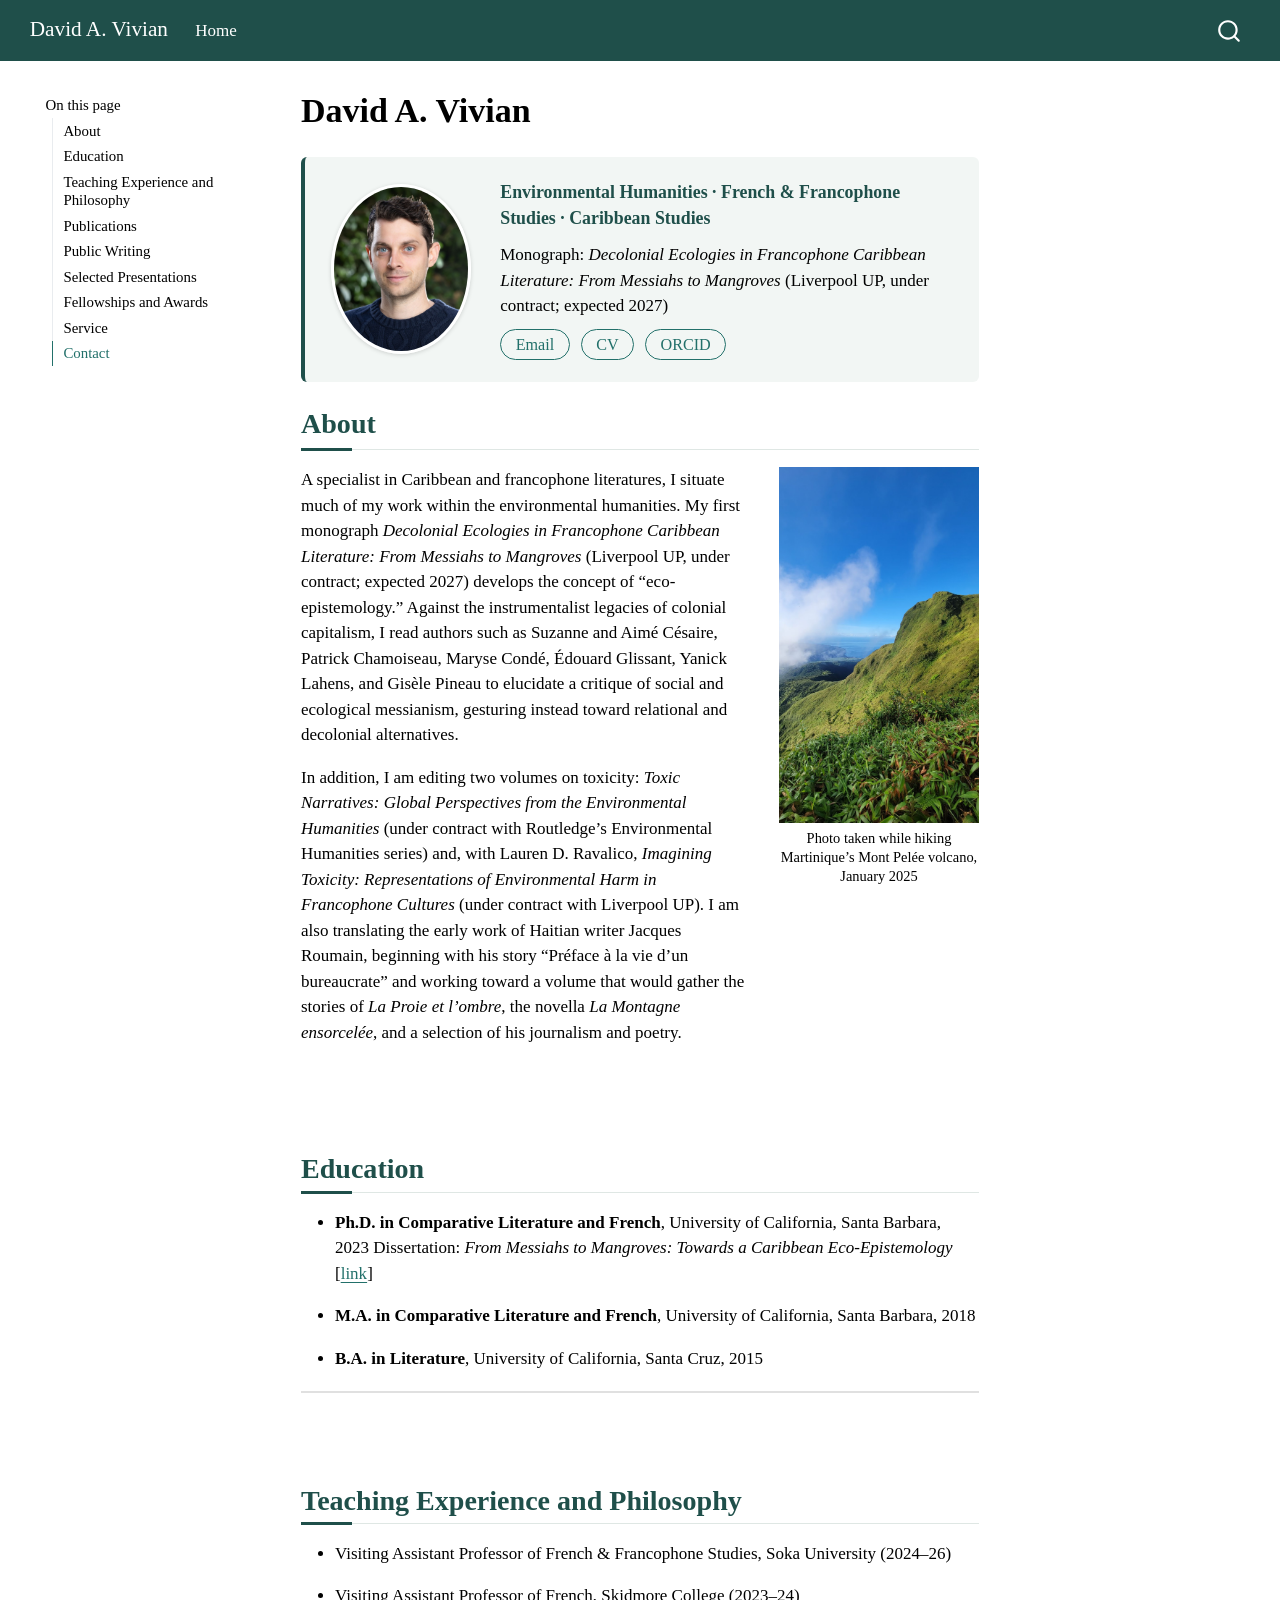
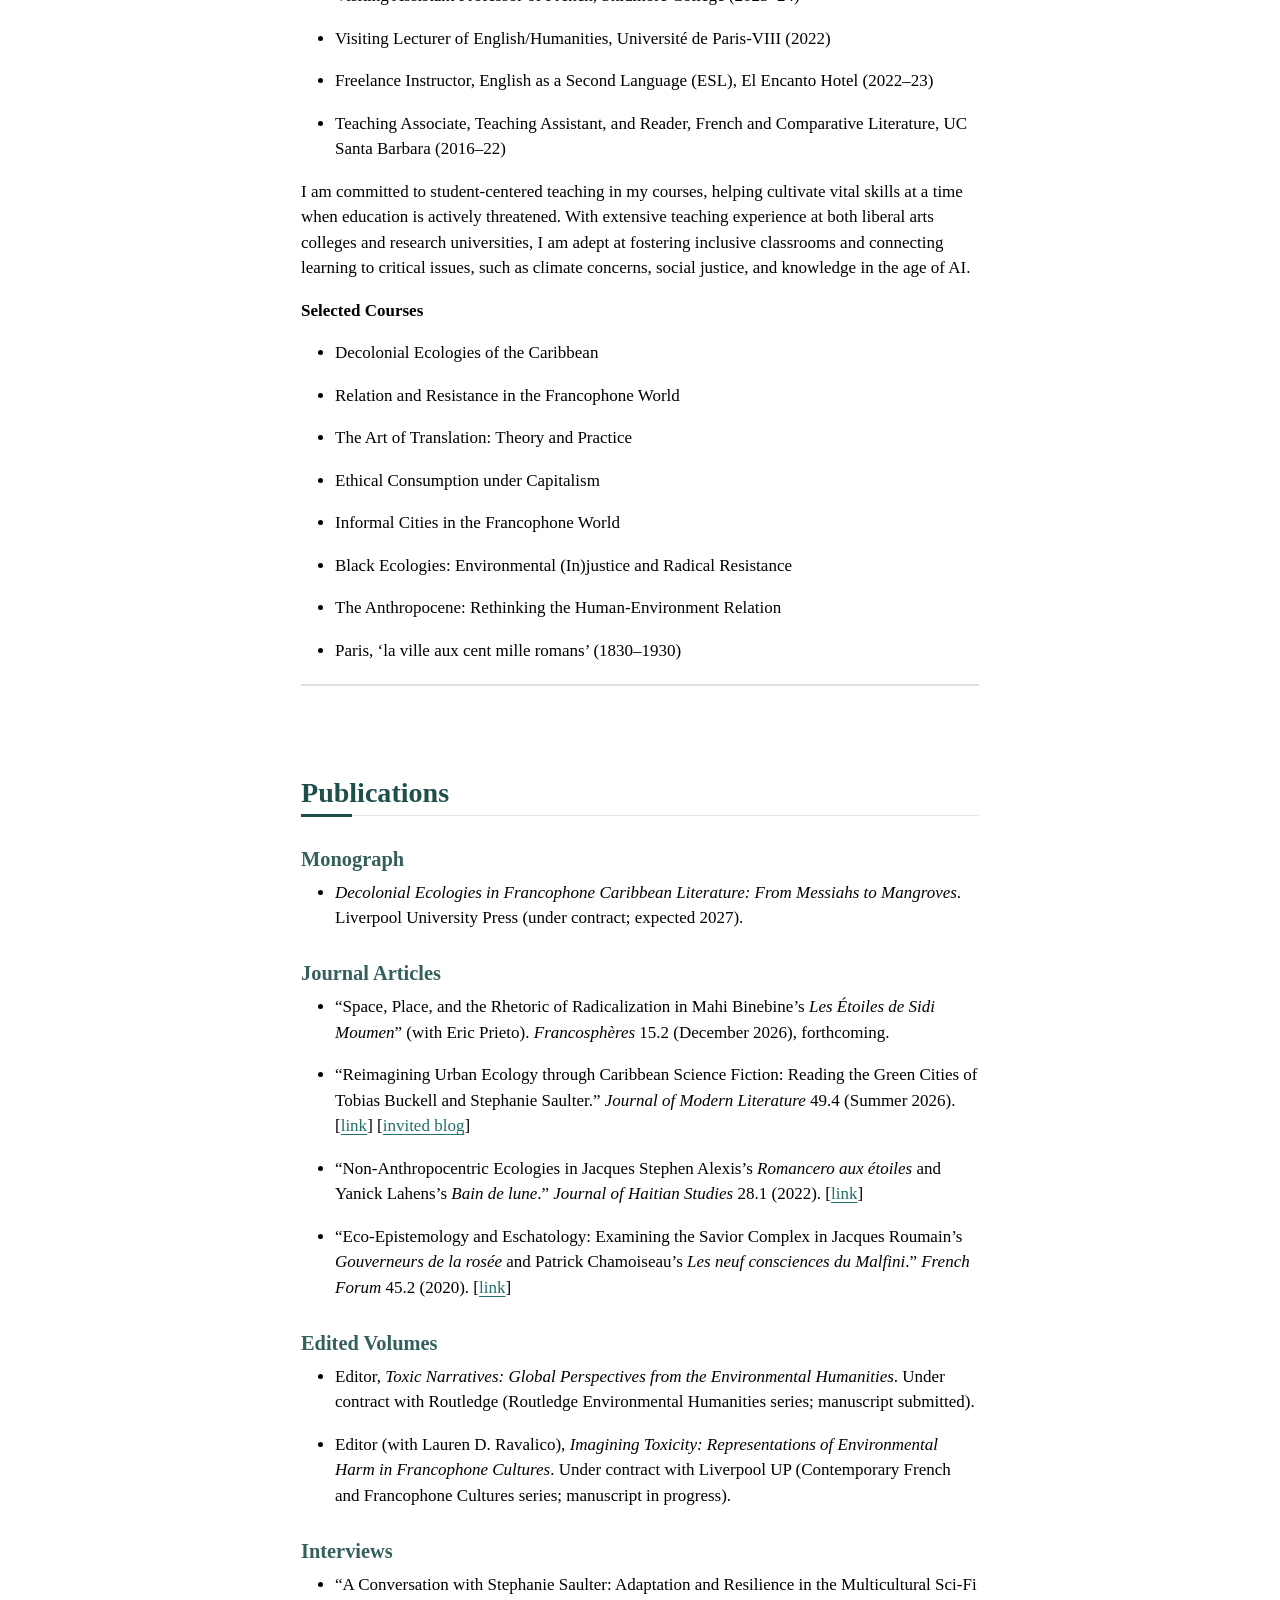
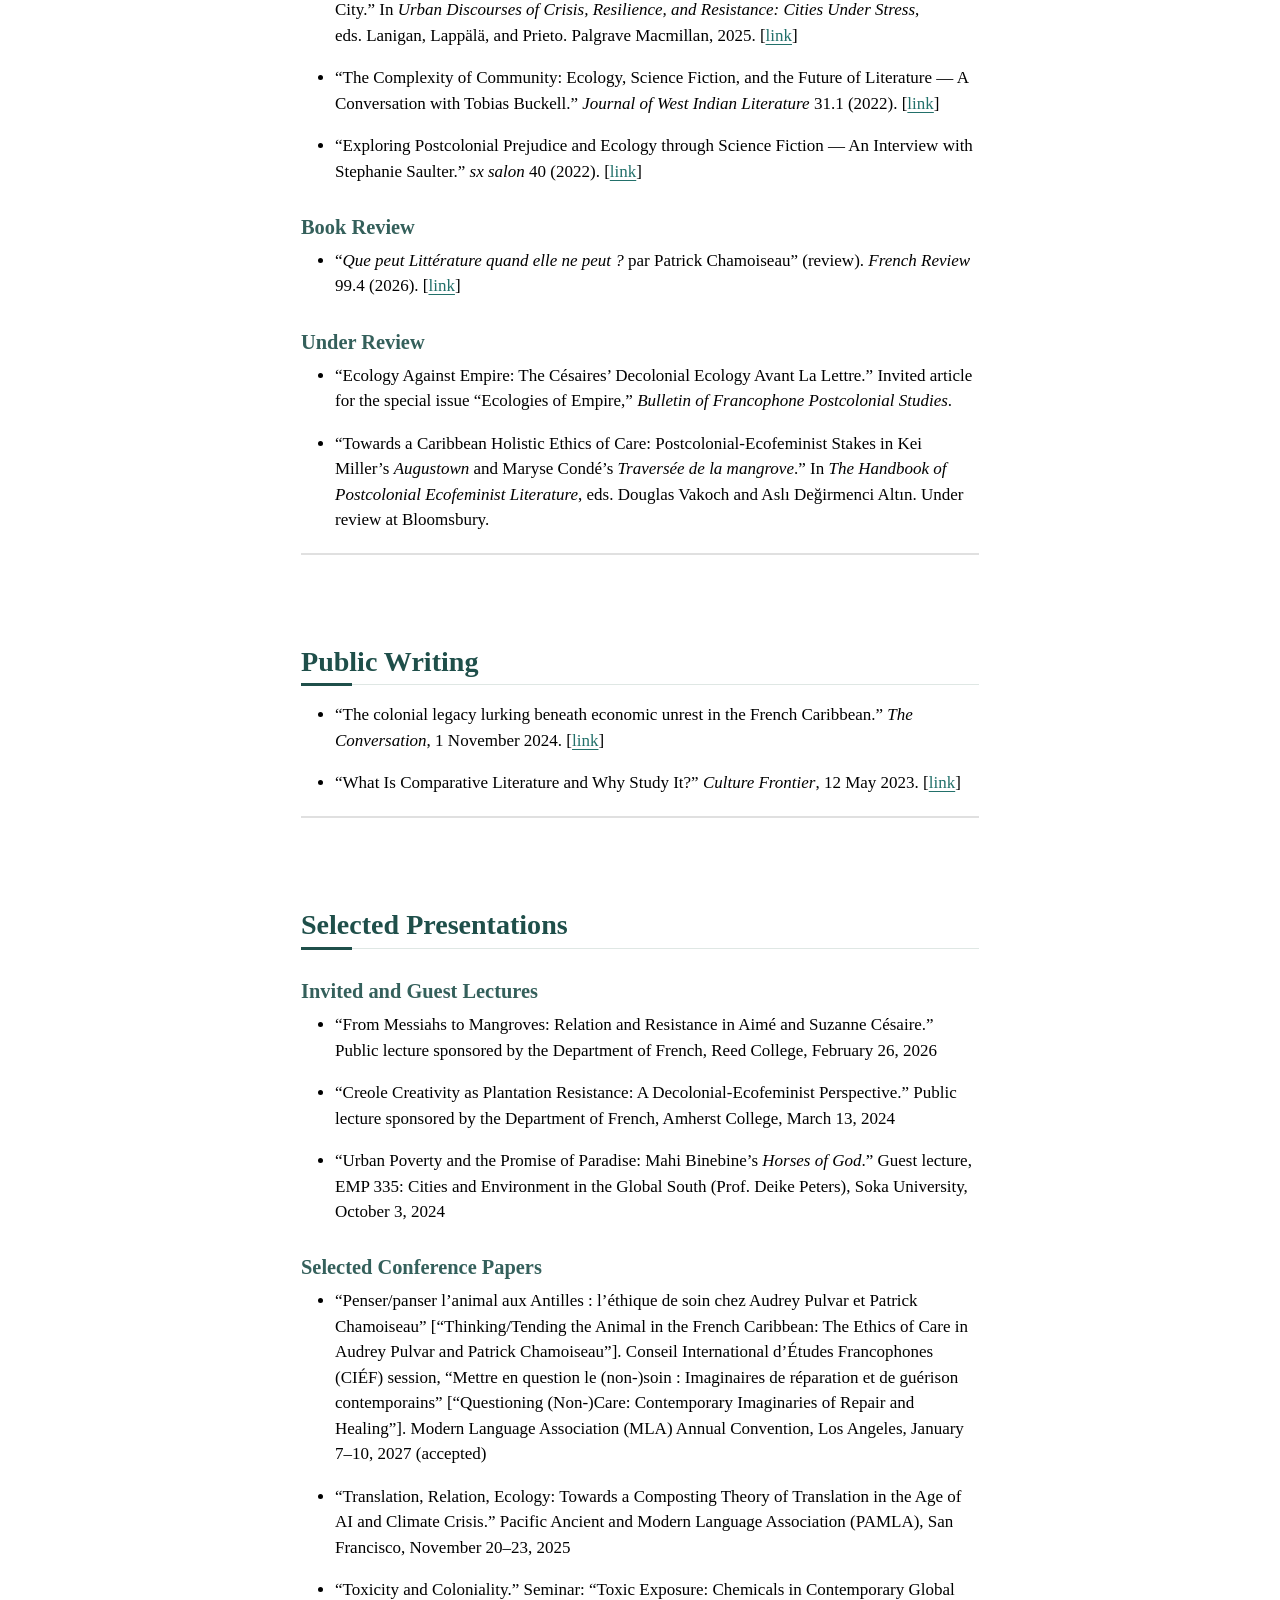
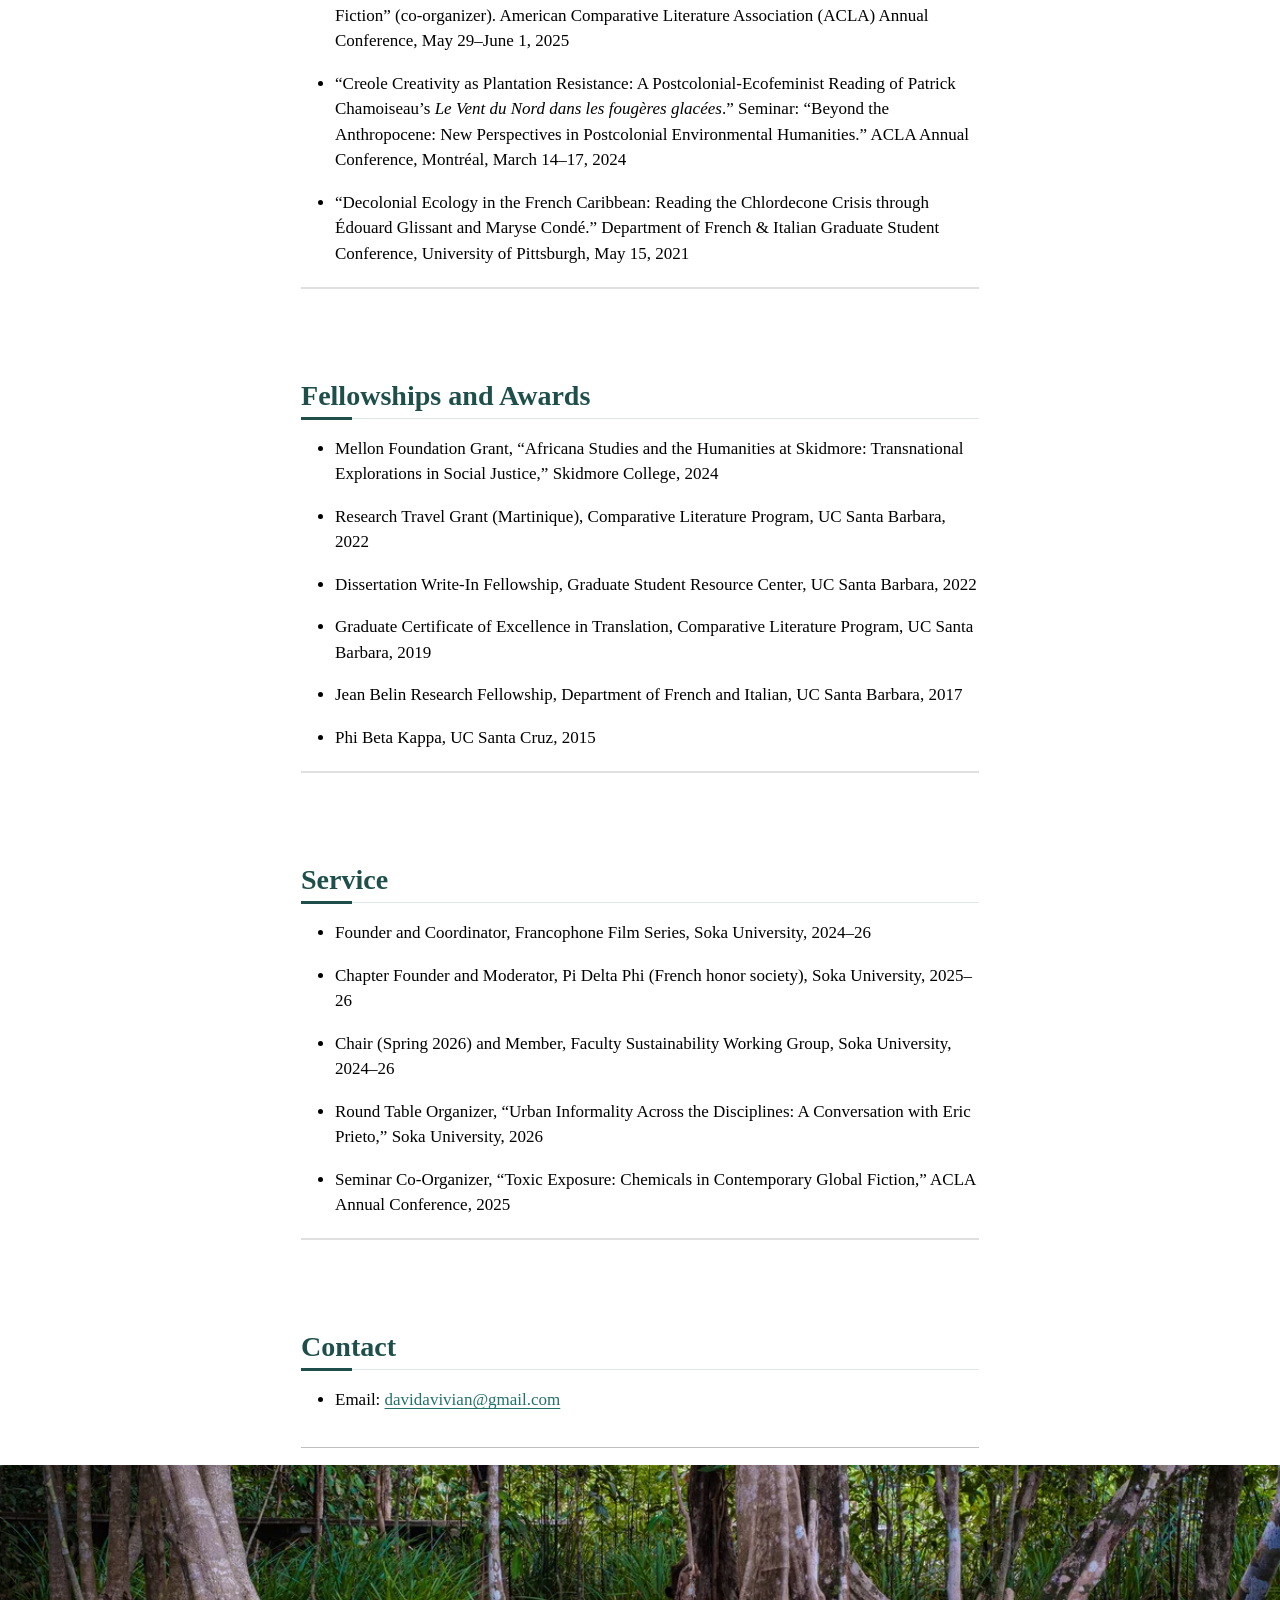
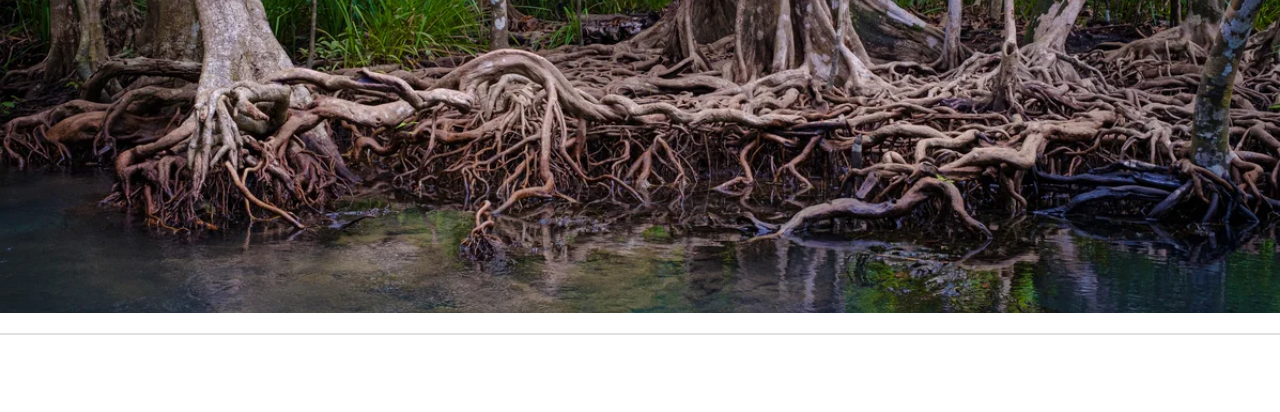
<file: index.html>
<!DOCTYPE html>
<html xmlns="http://www.w3.org/1999/xhtml" lang="en" xml:lang="en"><head>

<meta charset="utf-8">
<meta name="generator" content="quarto-1.11.9">

<meta name="viewport" content="width=device-width, initial-scale=1.0, user-scalable=yes">


<title>David A. Vivian</title>
<style>
/* Default styles provided by pandoc.
** See https://pandoc.org/MANUAL.html#variables-for-html for config info.
*/
span.smallcaps{font-variant: small-caps;}
div.columns{display: flex; gap: 1.5em;}
div.column{flex: auto;}
@media screen {
div.columns{gap: min(4vw, 1.5em);}
div.column{overflow-x: auto;}
}
div.hanging-indent{margin-left: 1.5em; text-indent: -1.5em;}
ul.task-list{list-style: none;}
ul.task-list li input[type="checkbox"] {
  width: 0.8em;
  margin: 0 0.8em 0.2em -1em; /* quarto-specific, see https://github.com/quarto-dev/quarto-cli/issues/4556 */ 
  vertical-align: middle;
}
</style>


<script src="site_libs/quarto-nav/quarto-nav.js"></script>
<script src="site_libs/quarto-nav/headroom.min.js"></script>
<script src="site_libs/clipboard/clipboard.min.js"></script>
<script src="site_libs/quarto-search/autocomplete.umd.js"></script>
<script src="site_libs/quarto-search/fuse.min.js"></script>
<script src="site_libs/quarto-search/quarto-search.js"></script>
<meta name="quarto:offset" content="./">
<script src="site_libs/quarto-html/quarto.js" type="module"></script>
<script src="site_libs/quarto-html/tabsets/tabsets.js" type="module"></script>
<script src="site_libs/quarto-html/scrollable-regions/scrollable-regions.js" type="module"></script>
<script src="site_libs/quarto-html/popper.min.js"></script>
<script src="site_libs/quarto-html/tippy.umd.min.js"></script>
<script src="site_libs/quarto-html/anchor.min.js"></script>
<link href="site_libs/quarto-html/tippy.css" rel="stylesheet">
<link href="site_libs/quarto-html/quarto-syntax-highlighting-63b5708e65d6cd79cd7618c58d0c21e7.css" rel="stylesheet" id="quarto-text-highlighting-styles">
<script src="site_libs/bootstrap/bootstrap.min.js"></script>
<link href="site_libs/bootstrap/bootstrap-icons.css" rel="stylesheet">
<link href="site_libs/bootstrap/bootstrap-c2e37409ef9c8390b15f0a7e49d99408.min.css" rel="stylesheet" append-hash="true" id="quarto-bootstrap" data-mode="light">
<script id="quarto-search-options" type="application/json">{
  "location": "navbar",
  "copy-button": false,
  "collapse-after": 3,
  "panel-placement": "end",
  "type": "overlay",
  "limit": 50,
  "keyboard-shortcut": [
    "f",
    "/",
    "s"
  ],
  "show-item-context": false,
  "language": {
    "search-no-results-text": "No results",
    "search-matching-documents-text": "matching documents",
    "search-copy-link-title": "Copy link to search",
    "search-hide-matches-text": "Hide additional matches",
    "search-more-match-text": "more match in this document",
    "search-more-matches-text": "more matches in this document",
    "search-clear-button-title": "Clear",
    "search-text-placeholder": "",
    "search-detached-cancel-button-title": "Cancel",
    "search-submit-button-title": "Submit",
    "search-label": "Search"
  }
}</script>


</head>

<body class="floating nav-fixed quarto-light"><a id="quarto-skip-link" class="visually-hidden-focusable" href="#quarto-document-content">Skip to main content</a>

<div id="quarto-search-results"></div>
  <header id="quarto-header" class="headroom fixed-top">
    <nav class="navbar navbar-expand-lg " data-bs-theme="dark" aria-label="Site">
      <div class="navbar-container container-fluid">
      <div class="navbar-brand-container mx-auto">
    <a class="navbar-brand" href="./index.html">
    <span class="navbar-title">David A. Vivian</span>
    </a>
  </div>
          <button class="navbar-toggler" type="button" data-bs-toggle="collapse" data-bs-target="#navbarCollapse" aria-controls="navbarCollapse" aria-expanded="false" aria-label="Toggle navigation" onclick="if (window.quartoToggleHeadroom) { window.quartoToggleHeadroom(); }">
  <span class="navbar-toggler-icon"></span>
</button>
          <div class="collapse navbar-collapse" id="navbarCollapse">
            <ul class="navbar-nav navbar-nav-scroll me-auto">
  <li class="nav-item">
    <a class="nav-link active" href="./index.html" aria-current="page"> 
<span class="menu-text">Home</span></a>
  </li>  
</ul>
          </div> <!-- /navcollapse -->
            <div class="quarto-navbar-tools">
</div>
            <div id="quarto-search" class="" title="Search"></div>
      </div> <!-- /container-fluid -->
    </nav>
</header>
<!-- content -->
<div id="quarto-content" class="quarto-container page-columns page-rows-contents page-layout-article page-navbar">
<!-- sidebar -->
  <nav id="quarto-sidebar" class="sidebar collapse collapse-horizontal quarto-sidebar-collapse-item sidebar-navigation floating overflow-auto" aria-label="Section">
    <nav id="TOC" role="doc-toc" aria-labelledby="toc-title" class="toc-active">
    <h2 id="toc-title">On this page</h2>
   
  <ul>
  <li><a href="#about" id="toc-about" class="nav-link active" data-scroll-target="#about">About</a></li>
  <li><a href="#education" id="toc-education" class="nav-link" data-scroll-target="#education">Education</a></li>
  <li><a href="#teaching-experience-and-philosophy" id="toc-teaching-experience-and-philosophy" class="nav-link" data-scroll-target="#teaching-experience-and-philosophy">Teaching Experience and Philosophy</a></li>
  <li><a href="#publications" id="toc-publications" class="nav-link" data-scroll-target="#publications">Publications</a>
  <ul class="collapse">
  <li><a href="#monograph" id="toc-monograph" class="nav-link" data-scroll-target="#monograph">Monograph</a></li>
  <li><a href="#journal-articles" id="toc-journal-articles" class="nav-link" data-scroll-target="#journal-articles">Journal Articles</a></li>
  <li><a href="#edited-volumes" id="toc-edited-volumes" class="nav-link" data-scroll-target="#edited-volumes">Edited Volumes</a></li>
  <li><a href="#interviews" id="toc-interviews" class="nav-link" data-scroll-target="#interviews">Interviews</a></li>
  <li><a href="#book-review" id="toc-book-review" class="nav-link" data-scroll-target="#book-review">Book Review</a></li>
  <li><a href="#under-review" id="toc-under-review" class="nav-link" data-scroll-target="#under-review">Under Review</a></li>
  </ul></li>
  <li><a href="#public-writing" id="toc-public-writing" class="nav-link" data-scroll-target="#public-writing">Public Writing</a></li>
  <li><a href="#selected-presentations" id="toc-selected-presentations" class="nav-link" data-scroll-target="#selected-presentations">Selected Presentations</a>
  <ul class="collapse">
  <li><a href="#invited-and-guest-lectures" id="toc-invited-and-guest-lectures" class="nav-link" data-scroll-target="#invited-and-guest-lectures">Invited and Guest Lectures</a></li>
  <li><a href="#selected-conference-papers" id="toc-selected-conference-papers" class="nav-link" data-scroll-target="#selected-conference-papers">Selected Conference Papers</a></li>
  </ul></li>
  <li><a href="#fellowships-and-awards" id="toc-fellowships-and-awards" class="nav-link" data-scroll-target="#fellowships-and-awards">Fellowships and Awards</a></li>
  <li><a href="#service" id="toc-service" class="nav-link" data-scroll-target="#service">Service</a></li>
  <li><a href="#contact" id="toc-contact" class="nav-link" data-scroll-target="#contact">Contact</a></li>
  </ul>
</nav>
</nav>
<div id="quarto-sidebar-glass" class="quarto-sidebar-collapse-item" data-bs-toggle="collapse" data-bs-target=".quarto-sidebar-collapse-item"></div>
<!-- margin-sidebar -->
    <div id="quarto-margin-sidebar" class="sidebar margin-sidebar zindex-bottom">
    </div>
<!-- main -->
<main class="content page-columns page-full" id="quarto-document-content" tabindex="-1">

<header id="title-block-header" class="quarto-title-block default">
<div class="quarto-title">
<h1 class="title">David A. Vivian</h1>
</div>



<div class="quarto-title-meta">

    
  
    
  </div>
  


</header>


<div class="hero">
<p><img src="data/imgs/headshot.png" class="headshot" alt="Portrait of David A. Vivian" width="140" height="170"></p>
<div class="hero-text">
<p><span class="hero-fields">Environmental Humanities · French &amp; Francophone Studies · Caribbean Studies</span></p>
<p><span class="hero-tagline">Monograph: <em>Decolonial Ecologies in Francophone Caribbean Literature: From Messiahs to Mangroves</em> (Liverpool UP, under contract; expected 2027)</span></p>
<p><a href="mailto:davidavivian@gmail.com" class="hero-link">Email</a> <a href="Vivian_CV.pdf?v=2026-11-09b" class="hero-link">CV</a> <a href="https://orcid.org/0009-0005-4482-3273" class="hero-link">ORCID</a></p>
</div>
</div>
<section id="about" class="level2">
<h2 class="anchored" data-anchor-id="about">About</h2>
<div class="about-row">
<div class="about-text">
<p>A specialist in Caribbean and francophone literatures, I situate much of my work within the environmental humanities. My first monograph <em>Decolonial Ecologies in Francophone Caribbean Literature: From Messiahs to Mangroves</em> (Liverpool UP, under contract; expected 2027) develops the concept of “eco-epistemology.” Against the instrumentalist legacies of colonial capitalism, I read authors such as Suzanne and Aimé Césaire, Patrick Chamoiseau, Maryse Condé, Édouard Glissant, Yanick Lahens, and Gisèle Pineau to elucidate a critique of social and ecological messianism, gesturing instead toward relational and decolonial alternatives.</p>
<p>In addition, I am editing two volumes on toxicity: <em>Toxic Narratives: Global Perspectives from the Environmental Humanities</em> (under contract with Routledge’s Environmental Humanities series) and, with Lauren D. Ravalico, <em>Imagining Toxicity: Representations of Environmental Harm in Francophone Cultures</em> (under contract with Liverpool UP). I am also translating the early work of Haitian writer Jacques Roumain, beginning with his story “Préface à la vie d’un bureaucrate” and working toward a volume that would gather the stories of <em>La Proie et l’ombre</em>, the novella <em>La Montagne ensorcelée</em>, and a selection of his journalism and poetry.</p>
</div>
<div class="about-photo">
<p><img src="data/imgs/martinique-volcano.png" class="about-img img-fluid" alt="Green slopes of Mont Pelée, Martinique, under a blue sky"> <span class="about-caption">Photo taken while hiking Martinique’s Mont Pelée volcano, January 2025</span></p>
</div>
</div>
</section>
<section id="education" class="level2 section-title">
<h2 class="section-title anchored" data-anchor-id="education">Education</h2>
<ul>
<li><p><strong>Ph.D.&nbsp;in Comparative Literature and French</strong>, University of California, Santa Barbara, 2023 Dissertation: <em>From Messiahs to Mangroves: Towards a Caribbean Eco-Epistemology</em> [<a href="https://www.proquest.com/openview/e0214c5582408015f9e7a6c24c6fdab8/1?pq-origsite=gscholar&amp;cbl=18750&amp;diss=y">link</a>]</p></li>
<li><p><strong>M.A.&nbsp;in Comparative Literature and French</strong>, University of California, Santa Barbara, 2018</p></li>
<li><p><strong>B.A. in Literature</strong>, University of California, Santa Cruz, 2015</p></li>
</ul>
</section>
<section id="teaching-experience-and-philosophy" class="level2 section-title">
<h2 class="section-title anchored" data-anchor-id="teaching-experience-and-philosophy">Teaching Experience and Philosophy</h2>
<div class="columns">
<ul>
<li><p>Visiting Assistant Professor of French &amp; Francophone Studies, Soka University (2024–26)</p></li>
<li><p>Visiting Assistant Professor of French, Skidmore College (2023–24)</p></li>
<li><p>Visiting Lecturer of English/Humanities, Université de Paris-VIII (2022)</p></li>
<li><p>Freelance Instructor, English as a Second Language (ESL), El Encanto Hotel (2022–23)</p></li>
<li><p>Teaching Associate, Teaching Assistant, and Reader, French and Comparative Literature, UC Santa Barbara (2016–22)</p></li>
</ul><p>I am committed to student-centered teaching in my courses, helping cultivate vital skills at a time when education is actively threatened. With extensive teaching experience at both liberal arts colleges and research universities, I am adept at fostering inclusive classrooms and connecting learning to critical issues, such as climate concerns, social justice, and knowledge in the age of AI.</p><p><strong>Selected Courses</strong></p><ul>
<li><p>Decolonial Ecologies of the Caribbean</p></li>
<li><p>Relation and Resistance in the Francophone World</p></li>
<li><p>The Art of Translation: Theory and Practice</p></li>
<li><p>Ethical Consumption under Capitalism</p></li>
<li><p>Informal Cities in the Francophone World</p></li>
<li><p>Black Ecologies: Environmental (In)justice and Radical Resistance</p></li>
<li><p>The Anthropocene: Rethinking the Human-Environment Relation</p></li>
<li><p>Paris, ‘la ville aux cent mille romans’ (1830–1930)</p></li>
</ul>
</div>
</section>
<section id="publications" class="level2 section-title">
<h2 class="section-title anchored" data-anchor-id="publications">Publications</h2>
<section id="monograph" class="level3">
<h3 class="anchored" data-anchor-id="monograph">Monograph</h3>
<ul>
<li><em>Decolonial Ecologies in Francophone Caribbean Literature: From Messiahs to Mangroves</em>. Liverpool University Press (under contract; expected 2027).</li>
</ul>
</section>
<section id="journal-articles" class="level3">
<h3 class="anchored" data-anchor-id="journal-articles">Journal Articles</h3>
<ul>
<li><p>“Space, Place, and the Rhetoric of Radicalization in Mahi Binebine’s <em>Les Étoiles de Sidi Moumen</em>” (with Eric Prieto). <em>Francosphères</em> 15.2 (December 2026), forthcoming.</p></li>
<li><p>“Reimagining Urban Ecology through Caribbean Science Fiction: Reading the Green Cities of Tobias Buckell and Stephanie Saulter.” <em>Journal of Modern Literature</em> 49.4 (Summer 2026). [<a href="https://muse.jhu.edu/pub/3/article/1002578">link</a>] [<a href="https://iupress.org/connect/blog/floating-cities-and-amphibious-engineers-a-closer-look-at-jml-49-4/">invited blog</a>]</p></li>
<li><p>“Non-Anthropocentric Ecologies in Jacques Stephen Alexis’s <em>Romancero aux étoiles</em> and Yanick Lahens’s <em>Bain de lune</em>.” <em>Journal of Haitian Studies</em> 28.1 (2022). [<a href="https://muse.jhu.edu/article/885000/summary">link</a>]</p></li>
<li><p>“Eco-Epistemology and Eschatology: Examining the Savior Complex in Jacques Roumain’s <em>Gouverneurs de la rosée</em> and Patrick Chamoiseau’s <em>Les neuf consciences du Malfini</em>.” <em>French Forum</em> 45.2 (2020). [<a href="https://muse.jhu.edu/article/781781/summary">link</a>]</p></li>
</ul>
</section>
<section id="edited-volumes" class="level3">
<h3 class="anchored" data-anchor-id="edited-volumes">Edited Volumes</h3>
<ul>
<li><p>Editor, <em>Toxic Narratives: Global Perspectives from the Environmental Humanities</em>. Under contract with Routledge (Routledge Environmental Humanities series; manuscript submitted).</p></li>
<li><p>Editor (with Lauren D. Ravalico), <em>Imagining Toxicity: Representations of Environmental Harm in Francophone Cultures</em>. Under contract with Liverpool UP (Contemporary French and Francophone Cultures series; manuscript in progress).</p></li>
</ul>
</section>
<section id="interviews" class="level3">
<h3 class="anchored" data-anchor-id="interviews">Interviews</h3>
<ul>
<li><p>“A Conversation with Stephanie Saulter: Adaptation and Resilience in the Multicultural Sci-Fi City.” In <em>Urban Discourses of Crisis, Resilience, and Resistance: Cities Under Stress</em>, eds.&nbsp;Lanigan, Lappälä, and Prieto. Palgrave Macmillan, 2025. [<a href="https://link.springer.com/chapter/10.1007/978-3-031-86897-9_4">link</a>]</p></li>
<li><p>“The Complexity of Community: Ecology, Science Fiction, and the Future of Literature — A Conversation with Tobias Buckell.” <em>Journal of West Indian Literature</em> 31.1 (2022). [<a href="https://www.proquest.com/openview/c1012f2d699d34912c9426d8b0d1e49d/1?pq-origsite=gscholar&amp;cbl=43885">link</a>]</p></li>
<li><p>“Exploring Postcolonial Prejudice and Ecology through Science Fiction — An Interview with Stephanie Saulter.” <em>sx salon</em> 40 (2022). [<a href="https://smallaxe.net/sxsalon/discussions/exploring-postcolonial-prejudice-and-ecology-through-science-fiction">link</a>]</p></li>
</ul>
</section>
<section id="book-review" class="level3">
<h3 class="anchored" data-anchor-id="book-review">Book Review</h3>
<ul>
<li>“<em>Que peut Littérature quand elle ne peut&nbsp;?</em> par Patrick Chamoiseau” (review). <em>French Review</em> 99.4 (2026). [<a href="https://muse.jhu.edu/pub/1/article/990133/pdf">link</a>]</li>
</ul>
</section>
<section id="under-review" class="level3">
<h3 class="anchored" data-anchor-id="under-review">Under Review</h3>
<ul>
<li><p>“Ecology Against Empire: The Césaires’ Decolonial Ecology Avant La Lettre.” Invited article for the special issue “Ecologies of Empire,” <em>Bulletin of Francophone Postcolonial Studies</em>.</p></li>
<li><p>“Towards a Caribbean Holistic Ethics of Care: Postcolonial-Ecofeminist Stakes in Kei Miller’s <em>Augustown</em> and Maryse Condé’s <em>Traversée de la mangrove</em>.” In <em>The Handbook of Postcolonial Ecofeminist Literature</em>, eds.&nbsp;Douglas Vakoch and Aslı Değirmenci Altın. Under review at Bloomsbury.</p></li>
</ul>
</section>
</section>
<section id="public-writing" class="level2 section-title">
<h2 class="section-title anchored" data-anchor-id="public-writing">Public Writing</h2>
<ul>
<li><p>“The colonial legacy lurking beneath economic unrest in the French Caribbean.” <em>The Conversation</em>, 1 November 2024. [<a href="https://theconversation.com/the-colonial-legacy-lurking-beneath-economic-unrest-in-the-french-caribbean-242460">link</a>]</p></li>
<li><p>“What Is Comparative Literature and Why Study It?” <em>Culture Frontier</em>, 12 May 2023. [<a href="https://www.culturefrontier.com/comparative-literature/">link</a>]</p></li>
</ul>
</section>
<section id="selected-presentations" class="level2 section-title">
<h2 class="section-title anchored" data-anchor-id="selected-presentations">Selected Presentations</h2>
<section id="invited-and-guest-lectures" class="level3">
<h3 class="anchored" data-anchor-id="invited-and-guest-lectures">Invited and Guest Lectures</h3>
<ul>
<li><p>“From Messiahs to Mangroves: Relation and Resistance in Aimé and Suzanne Césaire.” Public lecture sponsored by the Department of French, Reed College, February 26, 2026</p></li>
<li><p>“Creole Creativity as Plantation Resistance: A Decolonial-Ecofeminist Perspective.” Public lecture sponsored by the Department of French, Amherst College, March 13, 2024</p></li>
<li><p>“Urban Poverty and the Promise of Paradise: Mahi Binebine’s <em>Horses of God</em>.” Guest lecture, EMP 335: Cities and Environment in the Global South (Prof.&nbsp;Deike Peters), Soka University, October 3, 2024</p></li>
</ul>
</section>
<section id="selected-conference-papers" class="level3">
<h3 class="anchored" data-anchor-id="selected-conference-papers">Selected Conference Papers</h3>
<ul>
<li><p>“Penser/panser l’animal aux Antilles : l’éthique de soin chez Audrey Pulvar et Patrick Chamoiseau” [“Thinking/Tending the Animal in the French Caribbean: The Ethics of Care in Audrey Pulvar and Patrick Chamoiseau”]. Conseil International d’Études Francophones (CIÉF) session, “Mettre en question le (non-)soin : Imaginaires de réparation et de guérison contemporains” [“Questioning (Non-)Care: Contemporary Imaginaries of Repair and Healing”]. Modern Language Association (MLA) Annual Convention, Los Angeles, January 7–10, 2027 (accepted)</p></li>
<li><p>“Translation, Relation, Ecology: Towards a Composting Theory of Translation in the Age of AI and Climate Crisis.” Pacific Ancient and Modern Language Association (PAMLA), San Francisco, November 20–23, 2025</p></li>
<li><p>“Toxicity and Coloniality.” Seminar: “Toxic Exposure: Chemicals in Contemporary Global Fiction” (co-organizer). American Comparative Literature Association (ACLA) Annual Conference, May 29–June 1, 2025</p></li>
<li><p>“Creole Creativity as Plantation Resistance: A Postcolonial-Ecofeminist Reading of Patrick Chamoiseau’s <em>Le Vent du Nord dans les fougères glacées</em>.” Seminar: “Beyond the Anthropocene: New Perspectives in Postcolonial Environmental Humanities.” ACLA Annual Conference, Montréal, March 14–17, 2024</p></li>
<li><p>“Decolonial Ecology in the French Caribbean: Reading the Chlordecone Crisis through Édouard Glissant and Maryse Condé.” Department of French &amp; Italian Graduate Student Conference, University of Pittsburgh, May 15, 2021</p></li>
</ul>
</section>
</section>
<section id="fellowships-and-awards" class="level2 section-title">
<h2 class="section-title anchored" data-anchor-id="fellowships-and-awards">Fellowships and Awards</h2>
<ul>
<li><p>Mellon Foundation Grant, “Africana Studies and the Humanities at Skidmore: Transnational Explorations in Social Justice,” Skidmore College, 2024</p></li>
<li><p>Research Travel Grant (Martinique), Comparative Literature Program, UC Santa Barbara, 2022</p></li>
<li><p>Dissertation Write-In Fellowship, Graduate Student Resource Center, UC Santa Barbara, 2022</p></li>
<li><p>Graduate Certificate of Excellence in Translation, Comparative Literature Program, UC Santa Barbara, 2019</p></li>
<li><p>Jean Belin Research Fellowship, Department of French and Italian, UC Santa Barbara, 2017</p></li>
<li><p>Phi Beta Kappa, UC Santa Cruz, 2015</p></li>
</ul>
</section>
<section id="service" class="level2 section-title">
<h2 class="section-title anchored" data-anchor-id="service">Service</h2>
<ul>
<li><p>Founder and Coordinator, Francophone Film Series, Soka University, 2024–26</p></li>
<li><p>Chapter Founder and Moderator, Pi Delta Phi (French honor society), Soka University, 2025–26</p></li>
<li><p>Chair (Spring 2026) and Member, Faculty Sustainability Working Group, Soka University, 2024–26</p></li>
<li><p>Round Table Organizer, “Urban Informality Across the Disciplines: A Conversation with Eric Prieto,” Soka University, 2026</p></li>
<li><p>Seminar Co-Organizer, “Toxic Exposure: Chemicals in Contemporary Global Fiction,” ACLA Annual Conference, 2025</p></li>
</ul>
</section>
<section id="contact" class="level2 section-title page-columns page-full">
<h2 class="section-title anchored" data-anchor-id="contact">Contact</h2>
<ul>
<li>Email: <a href="mailto:davidavivian@gmail.com">davidavivian@gmail.com</a></li>
</ul>
<hr>
<div class="column-screen">
<p><img src="data/imgs/mangrove_website.png" class="mangrove-footer img-fluid" alt="Mangrove roots above water"></p>
</div>
<style>
.section-title {
  margin-top: 2em;
  border-bottom: 2px solid #e0e0e0;
  padding-bottom: 0.2em;
}


</style>


</section>

</main> <!-- /main -->
<script id="quarto-html-after-body" type="application/javascript">
  window.document.addEventListener("DOMContentLoaded", function (event) {
    const icon = "";
    const anchorJS = new window.AnchorJS();
    anchorJS.options = {
      placement: 'right',
      icon: icon
    };
    anchorJS.add('.anchored');
    const isCodeAnnotation = (el) => {
      for (const clz of el.classList) {
        if (clz.startsWith('code-annotation-')) {                     
          return true;
        }
      }
      return false;
    }
    const onCopySuccess = function(e) {
      // button target
      const button = e.trigger;
      // don't keep focus
      button.blur();
      // flash "checked"
      button.classList.add('code-copy-button-checked');
      var currentTitle = button.getAttribute("title");
      button.setAttribute("title", "Copied!");
      let tooltip;
      if (window.bootstrap) {
        button.setAttribute("data-bs-toggle", "tooltip");
        button.setAttribute("data-bs-placement", "left");
        button.setAttribute("data-bs-title", "Copied!");
        tooltip = new bootstrap.Tooltip(button, 
          { trigger: "manual", 
            customClass: "code-copy-button-tooltip",
            offset: [0, -8]});
        tooltip.show();    
      }
      setTimeout(function() {
        if (tooltip) {
          tooltip.hide();
          button.removeAttribute("data-bs-title");
          button.removeAttribute("data-bs-toggle");
          button.removeAttribute("data-bs-placement");
        }
        button.setAttribute("title", currentTitle);
        button.classList.remove('code-copy-button-checked');
      }, 1000);
      // clear code selection
      e.clearSelection();
    }
    const getTextToCopy = function(trigger) {
      const outerScaffold = trigger.parentElement.cloneNode(true);
      const codeEl = outerScaffold.querySelector('code');
      for (const childEl of codeEl.children) {
        if (isCodeAnnotation(childEl)) {
          childEl.remove();
        }
      }
      return codeEl.innerText;
    }
    const clipboard = new window.ClipboardJS('.code-copy-button:not([data-in-quarto-modal])', {
      text: getTextToCopy
    });
    clipboard.on('success', onCopySuccess);
    if (window.document.getElementById('quarto-embedded-source-code-modal')) {
      const clipboardModal = new window.ClipboardJS('.code-copy-button[data-in-quarto-modal]', {
        text: getTextToCopy,
        container: window.document.getElementById('quarto-embedded-source-code-modal')
      });
      clipboardModal.on('success', onCopySuccess);
    }
      var localhostRegex = new RegExp(/^(?:http|https):\/\/localhost\:?[0-9]*\//);
      var mailtoRegex = new RegExp(/^mailto:/);
        var filterRegex = new RegExp("https:\/\/david-vivian\.github\.io\/");
      var isInternal = (href) => {
          return filterRegex.test(href) || localhostRegex.test(href) || mailtoRegex.test(href);
      }
      // Inspect non-navigation links and adorn them if external
      window.quartoDecorateExternalLinks = function (root) {
     var links = (root || window.document).querySelectorAll('a[href]:not(.nav-link):not(.navbar-brand):not(.toc-action):not(.sidebar-link):not(.sidebar-item-toggle):not(.pagination-link):not(.no-external):not([aria-hidden]):not(.dropdown-item):not(.quarto-navigation-tool):not(.about-link)');
      for (var i=0; i<links.length; i++) {
        const link = links[i];
        if (!isInternal(link.href)) {
          // undo the damage that might have been done by quarto-nav.js in the case of
          // links that we want to consider external
          if (link.dataset.originalHref !== undefined) {
            link.href = link.dataset.originalHref;
          }
          if (!link.classList.contains('no-external-icon')) {
          }
        }
      }
      };
      window.quartoDecorateExternalLinks(window.document);
    // Esc closes the popup (WCAG 1.4.13) and focus leaving both trigger and
    // popup closes it (WCAG 2.4.11); tippy handles neither for interactive popups.
    const hideOnEscAndFocusOut = {
      name: 'hideOnEscAndFocusOut',
      defaultValue: true,
      fn(instance) {
        const dismiss = () => {
          // A show scheduled by the trigger delay would otherwise reopen it
          instance.clearDelayTimeouts();
          instance.hide();
        };
        const onKeyDown = (event) => {
          if (event.key !== 'Escape') {
            return;
          }
          // Keep Esc from also reaching page handlers (e.g. reveal.js overview),
          // except an open reveal.js slide menu, which Esc should close too.
          // The menu handles keys only when its keyboard option is on.
          const menuHandlesEsc = window.Reveal?.getPlugin?.('menu')?.isOpen() &&
            window.Reveal.getConfig().menu?.keyboard !== false;
          if (!menuHandlesEsc) {
            event.stopPropagation();
          }
          if (instance.popper.contains(window.document.activeElement)) {
            // Disabled while refocusing so the focus trigger does not reopen it
            instance.disable();
            instance.reference.focus();
            instance.enable();
          }
          dismiss();
        };
        const onFocusOut = (event) => {
          const target = event.relatedTarget;
          if (target && !instance.reference.contains(target) &&
              !instance.popper.contains(target)) {
            dismiss();
          }
        };
        // On the trigger too: a click trigger (code-annotations: select) has no
        // blur handling. Attached for the instance's lifetime so leaving the
        // trigger also cancels a show still pending on the trigger delay.
        instance.reference.addEventListener('focusout', onFocusOut);
        return {
          onShow() {
            window.document.addEventListener('keydown', onKeyDown, true);
            instance.popper.addEventListener('focusout', onFocusOut);
          },
          onHide() {
            window.document.removeEventListener('keydown', onKeyDown, true);
            instance.popper.removeEventListener('focusout', onFocusOut);
          },
          onDestroy() {
            instance.reference.removeEventListener('focusout', onFocusOut);
          },
        };
      },
    };
    function tippyHover(el, contentFn, onTriggerFn, onUntriggerFn) {
      const config = {
        allowHTML: true,
        maxWidth: 500,
        delay: 100,
        arrow: false,
        appendTo: function(el) {
            return el.parentElement;
        },
        interactive: true,
        interactiveBorder: 10,
        theme: 'quarto',
        placement: 'bottom-start',
        plugins: [hideOnEscAndFocusOut],
      };
      if (contentFn) {
        config.content = contentFn;
      }
      if (onTriggerFn) {
        config.onTrigger = onTriggerFn;
      }
      if (onUntriggerFn) {
        config.onUntrigger = onUntriggerFn;
      }
      window.tippy(el, config); 
    }
    const noterefs = window.document.querySelectorAll('a[role="doc-noteref"]');
    for (var i=0; i<noterefs.length; i++) {
      const ref = noterefs[i];
      tippyHover(ref, function() {
        // use id or data attribute instead here
        let href = ref.getAttribute('data-footnote-href') || ref.getAttribute('href');
        try { href = new URL(href).hash; } catch {}
        const id = href.replace(/^#\/?/, "");
        const note = window.document.getElementById(id);
        if (note) {
          return note.innerHTML;
        } else {
          return "";
        }
      });
    }
    const xrefs = window.document.querySelectorAll('a.quarto-xref');
    const processXRef = (id, note) => {
      // Strip column container classes
      const stripColumnClz = (el) => {
        el.classList.remove("page-full", "page-columns");
        if (el.children) {
          for (const child of el.children) {
            stripColumnClz(child);
          }
        }
      }
      stripColumnClz(note)
      if (id === null || id.startsWith('sec-')) {
        // Special case sections, only their first couple elements
        const container = document.createElement("div");
        if (note.children && note.children.length > 2) {
          container.appendChild(note.children[0].cloneNode(true));
          for (let i = 1; i < note.children.length; i++) {
            const child = note.children[i];
            if (child.tagName === "P" && child.innerText === "") {
              continue;
            } else {
              container.appendChild(child.cloneNode(true));
              break;
            }
          }
          if (window.Quarto?.typesetMath) {
            window.Quarto.typesetMath(container);
          }
          return container.innerHTML
        } else {
          if (window.Quarto?.typesetMath) {
            window.Quarto.typesetMath(note);
          }
          return note.innerHTML;
        }
      } else {
        // Remove any anchor links if they are present
        const anchorLink = note.querySelector('a.anchorjs-link');
        if (anchorLink) {
          anchorLink.remove();
        }
        if (window.Quarto?.typesetMath) {
          window.Quarto.typesetMath(note);
        }
        if (note.classList.contains("callout")) {
          return note.outerHTML;
        } else {
          return note.innerHTML;
        }
      }
    }
    for (var i=0; i<xrefs.length; i++) {
      const xref = xrefs[i];
      tippyHover(xref, undefined, function(instance) {
        instance.disable();
        let url = xref.getAttribute('href');
        let hash = undefined; 
        if (url.startsWith('#')) {
          hash = url;
        } else {
          try { hash = new URL(url).hash; } catch {}
        }
        if (hash) {
          const id = hash.replace(/^#\/?/, "");
          const note = window.document.getElementById(id);
          if (note !== null) {
            try {
              const html = processXRef(id, note.cloneNode(true));
              instance.setContent(html);
            } finally {
              instance.enable();
              instance.show();
            }
          } else {
            // See if we can fetch this
            fetch(url.split('#')[0])
            .then(res => res.text())
            .then(html => {
              const parser = new DOMParser();
              const htmlDoc = parser.parseFromString(html, "text/html");
              const note = htmlDoc.getElementById(id);
              if (note !== null) {
                const html = processXRef(id, note);
                instance.setContent(html);
              } 
            }).finally(() => {
              instance.enable();
              instance.show();
            });
          }
        } else {
          // See if we can fetch a full url (with no hash to target)
          // This is a special case and we should probably do some content thinning / targeting
          fetch(url)
          .then(res => res.text())
          .then(html => {
            const parser = new DOMParser();
            const htmlDoc = parser.parseFromString(html, "text/html");
            const note = htmlDoc.querySelector('main.content');
            if (note !== null) {
              // This should only happen for chapter cross references
              // (since there is no id in the URL)
              // remove the first header
              if (note.children.length > 0 && note.children[0].tagName === "HEADER") {
                note.children[0].remove();
              }
              const html = processXRef(null, note);
              instance.setContent(html);
            } 
          }).finally(() => {
            instance.enable();
            instance.show();
          });
        }
      }, function(instance) {
      });
    }
        let selectedAnnoteEl;
        const selectorForAnnotation = ( cell, annotation) => {
          let cellAttr = 'data-code-cell="' + cell + '"';
          let lineAttr = 'data-code-annotation="' +  annotation + '"';
          const selector = 'span[' + cellAttr + '][' + lineAttr + ']';
          return selector;
        }
        const selectCodeLines = (annoteEl) => {
          const doc = window.document;
          const targetCell = annoteEl.getAttribute("data-target-cell");
          const targetAnnotation = annoteEl.getAttribute("data-target-annotation");
          const annoteSpan = window.document.querySelector(selectorForAnnotation(targetCell, targetAnnotation));
          const lines = annoteSpan.getAttribute("data-code-lines").split(",");
          const lineIds = lines.map((line) => {
            return targetCell + "-" + line;
          })
          // Each band is positioned against its own containing block, which is
          // not the offsetParent of the lines, so place it from client rects.
          const placeBand = (band, firstEl, lastEl, codeBlock) => {
            const container = band.offsetParent;
            if (container === null) {
              return;
            }
            const containerRect = container.getBoundingClientRect();
            // Reveal.js scales slides with a transform, so convert client
            // pixels back to the CSS pixels of the container.
            const scale = containerRect.height / container.offsetHeight || 1;
            const firstRect = firstEl.getBoundingClientRect();
            const lastRect = lastEl.getBoundingClientRect();
            const top = (firstRect.top - containerRect.top) / scale - container.clientTop + container.scrollTop;
            const height = (lastRect.bottom - firstRect.top) / scale;
            band.style.top = top - 2 + "px";
            band.style.height = height + 4 + "px";
            if (codeBlock) {
              // Without the copy button wrapper, the containing block is wider
              // than the code block, so span the code block explicitly.
              const blockRect = codeBlock.getBoundingClientRect();
              band.style.left = (blockRect.left - containerRect.left) / scale - container.clientLeft + container.scrollLeft + "px";
              band.style.width = blockRect.width / scale + "px";
            }
          };
          if (lineIds.length > 0) {
            const el = window.document.getElementById(lineIds[0]);
            const lastEl = window.document.getElementById(lineIds[lineIds.length - 1]);
            const parent = el.parentElement.parentElement;
            // cook up a div (if necessary) and position it
            let div = window.document.getElementById("code-annotation-line-highlight");
            if (div === null) {
              div = window.document.createElement("div");
              div.setAttribute("id", "code-annotation-line-highlight");
              div.style.position = 'absolute';
              parent.appendChild(div);
            }
            placeBand(div, el, lastEl, parent.closest("div.sourceCode") || parent);
            let gutterDiv = window.document.getElementById("code-annotation-line-highlight-gutter");
            if (gutterDiv === null) {
              gutterDiv = window.document.createElement("div");
              gutterDiv.setAttribute("id", "code-annotation-line-highlight-gutter");
              gutterDiv.style.position = 'absolute';
              const codeCell = window.document.getElementById(targetCell);
              const gutter = codeCell.querySelector('.code-annotation-gutter');
              gutter.appendChild(gutterDiv);
            }
            placeBand(gutterDiv, el, lastEl);
            selectedAnnoteEl = annoteEl;
          }
        };
        const unselectCodeLines = () => {
          const elementsIds = ["code-annotation-line-highlight", "code-annotation-line-highlight-gutter"];
          elementsIds.forEach((elId) => {
            const div = window.document.getElementById(elId);
            if (div) {
              div.remove();
            }
          });
          selectedAnnoteEl = undefined;
        };
          // Handle positioning of the toggle
      window.addEventListener(
        "resize",
        throttle(() => {
          elRect = undefined;
          if (selectedAnnoteEl) {
            selectCodeLines(selectedAnnoteEl);
          }
        }, 10)
      );
      function throttle(fn, ms) {
      let throttle = false;
      let timer;
        return (...args) => {
          if(!throttle) { // first call gets through
              fn.apply(this, args);
              throttle = true;
          } else { // all the others get throttled
              if(timer) clearTimeout(timer); // cancel #2
              timer = setTimeout(() => {
                fn.apply(this, args);
                timer = throttle = false;
              }, ms);
          }
        };
      }
        // Attach click handler to the DT
        const annoteDls = window.document.querySelectorAll('dt[data-target-cell]');
        for (const annoteDlNode of annoteDls) {
          annoteDlNode.addEventListener('click', (event) => {
            const clickedEl = event.target;
            if (clickedEl !== selectedAnnoteEl) {
              unselectCodeLines();
              const activeEl = window.document.querySelector('dt[data-target-cell].code-annotation-active');
              if (activeEl) {
                activeEl.classList.remove('code-annotation-active');
              }
              selectCodeLines(clickedEl);
              clickedEl.classList.add('code-annotation-active');
            } else {
              // Unselect the line
              unselectCodeLines();
              clickedEl.classList.remove('code-annotation-active');
            }
          });
        }
    const findCites = (el) => {
      const parentEl = el.parentElement;
      if (parentEl) {
        const cites = parentEl.dataset.cites;
        if (cites) {
          return {
            el,
            cites: cites.split(' ')
          };
        } else {
          return findCites(el.parentElement)
        }
      } else {
        return undefined;
      }
    };
    var bibliorefs = window.document.querySelectorAll('a[role="doc-biblioref"]');
    for (var i=0; i<bibliorefs.length; i++) {
      const ref = bibliorefs[i];
      const citeInfo = findCites(ref);
      if (citeInfo) {
        tippyHover(citeInfo.el, function() {
          var popup = window.document.createElement('div');
          citeInfo.cites.forEach(function(cite) {
            var citeDiv = window.document.createElement('div');
            citeDiv.classList.add('hanging-indent');
            citeDiv.classList.add('csl-entry');
            var biblioDiv = window.document.getElementById('ref-' + cite);
            if (biblioDiv) {
              citeDiv.innerHTML = biblioDiv.innerHTML;
            }
            popup.appendChild(citeDiv);
          });
          return popup.innerHTML;
        });
      }
    }
  });
  </script>
  <script type="application/javascript">
  window.quartoScrollableRegionsLabels = {"code":"Scrollable code","output":"Scrollable output"};
  </script>
</div> <!-- /content -->




</body></html>
</file>
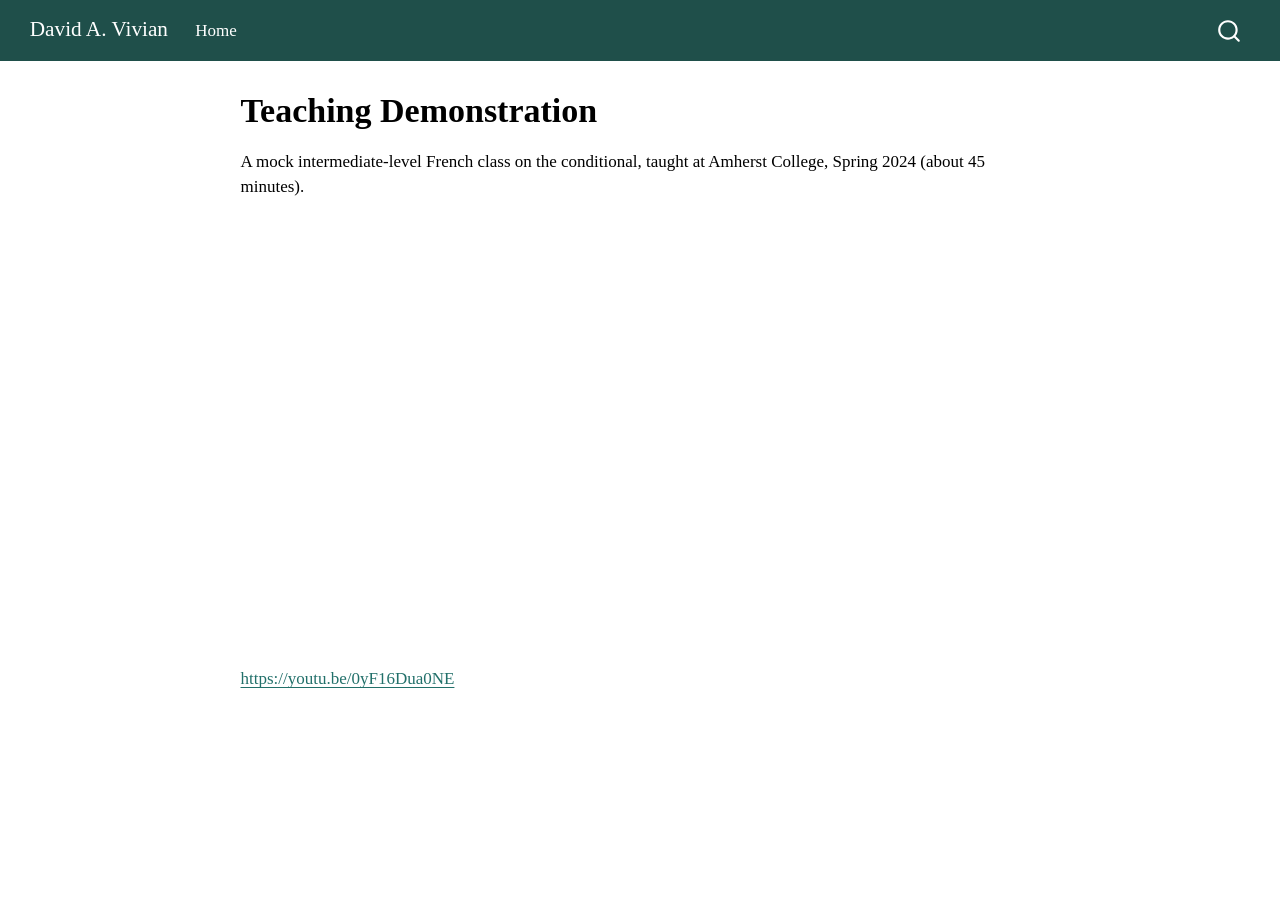
<file: teaching-demo.html>
<!DOCTYPE html>
<html xmlns="http://www.w3.org/1999/xhtml" lang="en" xml:lang="en"><head>

<meta charset="utf-8">
<meta name="generator" content="quarto-1.11.9">

<meta name="viewport" content="width=device-width, initial-scale=1.0, user-scalable=yes">


<title>Teaching Demonstration – David A. Vivian</title>
<style>
/* Default styles provided by pandoc.
** See https://pandoc.org/MANUAL.html#variables-for-html for config info.
*/
span.smallcaps{font-variant: small-caps;}
div.columns{display: flex; gap: 1.5em;}
div.column{flex: auto;}
@media screen {
div.columns{gap: min(4vw, 1.5em);}
div.column{overflow-x: auto;}
}
div.hanging-indent{margin-left: 1.5em; text-indent: -1.5em;}
ul.task-list{list-style: none;}
ul.task-list li input[type="checkbox"] {
  width: 0.8em;
  margin: 0 0.8em 0.2em -1em; /* quarto-specific, see https://github.com/quarto-dev/quarto-cli/issues/4556 */ 
  vertical-align: middle;
}
</style>


<script src="site_libs/quarto-nav/quarto-nav.js"></script>
<script src="site_libs/quarto-nav/headroom.min.js"></script>
<script src="site_libs/clipboard/clipboard.min.js"></script>
<script src="site_libs/quarto-search/autocomplete.umd.js"></script>
<script src="site_libs/quarto-search/fuse.min.js"></script>
<script src="site_libs/quarto-search/quarto-search.js"></script>
<meta name="quarto:offset" content="./">
<script src="site_libs/quarto-html/quarto.js" type="module"></script>
<script src="site_libs/quarto-html/tabsets/tabsets.js" type="module"></script>
<script src="site_libs/quarto-html/scrollable-regions/scrollable-regions.js" type="module"></script>
<script src="site_libs/quarto-html/popper.min.js"></script>
<script src="site_libs/quarto-html/tippy.umd.min.js"></script>
<script src="site_libs/quarto-html/anchor.min.js"></script>
<link href="site_libs/quarto-html/tippy.css" rel="stylesheet">
<link href="site_libs/quarto-html/quarto-syntax-highlighting-63b5708e65d6cd79cd7618c58d0c21e7.css" rel="stylesheet" id="quarto-text-highlighting-styles">
<script src="site_libs/bootstrap/bootstrap.min.js"></script>
<link href="site_libs/bootstrap/bootstrap-icons.css" rel="stylesheet">
<link href="site_libs/bootstrap/bootstrap-c2e37409ef9c8390b15f0a7e49d99408.min.css" rel="stylesheet" append-hash="true" id="quarto-bootstrap" data-mode="light">
<script id="quarto-search-options" type="application/json">{
  "location": "navbar",
  "copy-button": false,
  "collapse-after": 3,
  "panel-placement": "end",
  "type": "overlay",
  "limit": 50,
  "keyboard-shortcut": [
    "f",
    "/",
    "s"
  ],
  "show-item-context": false,
  "language": {
    "search-no-results-text": "No results",
    "search-matching-documents-text": "matching documents",
    "search-copy-link-title": "Copy link to search",
    "search-hide-matches-text": "Hide additional matches",
    "search-more-match-text": "more match in this document",
    "search-more-matches-text": "more matches in this document",
    "search-clear-button-title": "Clear",
    "search-text-placeholder": "",
    "search-detached-cancel-button-title": "Cancel",
    "search-submit-button-title": "Submit",
    "search-label": "Search"
  }
}</script>
<meta name="robots" content="noindex">


</head>

<body class="nav-fixed fullcontent quarto-light"><a id="quarto-skip-link" class="visually-hidden-focusable" href="#quarto-document-content">Skip to main content</a>

<div id="quarto-search-results"></div>
  <header id="quarto-header" class="headroom fixed-top">
    <nav class="navbar navbar-expand-lg " data-bs-theme="dark" aria-label="Site">
      <div class="navbar-container container-fluid">
      <div class="navbar-brand-container mx-auto">
    <a class="navbar-brand" href="./index.html">
    <span class="navbar-title">David A. Vivian</span>
    </a>
  </div>
          <button class="navbar-toggler" type="button" data-bs-toggle="collapse" data-bs-target="#navbarCollapse" aria-controls="navbarCollapse" aria-expanded="false" aria-label="Toggle navigation" onclick="if (window.quartoToggleHeadroom) { window.quartoToggleHeadroom(); }">
  <span class="navbar-toggler-icon"></span>
</button>
          <div class="collapse navbar-collapse" id="navbarCollapse">
            <ul class="navbar-nav navbar-nav-scroll me-auto">
  <li class="nav-item">
    <a class="nav-link" href="./index.html"> 
<span class="menu-text">Home</span></a>
  </li>  
</ul>
          </div> <!-- /navcollapse -->
            <div class="quarto-navbar-tools">
</div>
            <div id="quarto-search" class="" title="Search"></div>
      </div> <!-- /container-fluid -->
    </nav>
</header>
<!-- content -->
<div id="quarto-content" class="quarto-container page-columns page-rows-contents page-layout-article page-navbar">
<!-- sidebar -->
<!-- margin-sidebar -->
    
<!-- main -->
<main class="content" id="quarto-document-content" tabindex="-1">

<header id="title-block-header" class="quarto-title-block default">
<div class="quarto-title">
<h1 class="title">Teaching Demonstration</h1>
</div>



<div class="quarto-title-meta">

    
  
    
  </div>
  


</header>


<p>A mock intermediate-level French class on the conditional, taught at Amherst College, Spring 2024 (about 45 minutes).</p>
<div class="ratio ratio-16x9">
  <iframe src="https://www.youtube-nocookie.com/embed/0yF16Dua0NE" title="Teaching Demonstration" allow="accelerometer; clipboard-write; encrypted-media; gyroscope; picture-in-picture" referrerpolicy="strict-origin-when-cross-origin" allowfullscreen="" loading="lazy"></iframe>
</div>
<p><a href="https://youtu.be/0yF16Dua0NE" class="uri">https://youtu.be/0yF16Dua0NE</a></p>



</main> <!-- /main -->
<script id="quarto-html-after-body" type="application/javascript">
  window.document.addEventListener("DOMContentLoaded", function (event) {
    const icon = "";
    const anchorJS = new window.AnchorJS();
    anchorJS.options = {
      placement: 'right',
      icon: icon
    };
    anchorJS.add('.anchored');
    const isCodeAnnotation = (el) => {
      for (const clz of el.classList) {
        if (clz.startsWith('code-annotation-')) {                     
          return true;
        }
      }
      return false;
    }
    const onCopySuccess = function(e) {
      // button target
      const button = e.trigger;
      // don't keep focus
      button.blur();
      // flash "checked"
      button.classList.add('code-copy-button-checked');
      var currentTitle = button.getAttribute("title");
      button.setAttribute("title", "Copied!");
      let tooltip;
      if (window.bootstrap) {
        button.setAttribute("data-bs-toggle", "tooltip");
        button.setAttribute("data-bs-placement", "left");
        button.setAttribute("data-bs-title", "Copied!");
        tooltip = new bootstrap.Tooltip(button, 
          { trigger: "manual", 
            customClass: "code-copy-button-tooltip",
            offset: [0, -8]});
        tooltip.show();    
      }
      setTimeout(function() {
        if (tooltip) {
          tooltip.hide();
          button.removeAttribute("data-bs-title");
          button.removeAttribute("data-bs-toggle");
          button.removeAttribute("data-bs-placement");
        }
        button.setAttribute("title", currentTitle);
        button.classList.remove('code-copy-button-checked');
      }, 1000);
      // clear code selection
      e.clearSelection();
    }
    const getTextToCopy = function(trigger) {
      const outerScaffold = trigger.parentElement.cloneNode(true);
      const codeEl = outerScaffold.querySelector('code');
      for (const childEl of codeEl.children) {
        if (isCodeAnnotation(childEl)) {
          childEl.remove();
        }
      }
      return codeEl.innerText;
    }
    const clipboard = new window.ClipboardJS('.code-copy-button:not([data-in-quarto-modal])', {
      text: getTextToCopy
    });
    clipboard.on('success', onCopySuccess);
    if (window.document.getElementById('quarto-embedded-source-code-modal')) {
      const clipboardModal = new window.ClipboardJS('.code-copy-button[data-in-quarto-modal]', {
        text: getTextToCopy,
        container: window.document.getElementById('quarto-embedded-source-code-modal')
      });
      clipboardModal.on('success', onCopySuccess);
    }
      var localhostRegex = new RegExp(/^(?:http|https):\/\/localhost\:?[0-9]*\//);
      var mailtoRegex = new RegExp(/^mailto:/);
        var filterRegex = new RegExp("https:\/\/david-vivian\.github\.io\/");
      var isInternal = (href) => {
          return filterRegex.test(href) || localhostRegex.test(href) || mailtoRegex.test(href);
      }
      // Inspect non-navigation links and adorn them if external
      window.quartoDecorateExternalLinks = function (root) {
     var links = (root || window.document).querySelectorAll('a[href]:not(.nav-link):not(.navbar-brand):not(.toc-action):not(.sidebar-link):not(.sidebar-item-toggle):not(.pagination-link):not(.no-external):not([aria-hidden]):not(.dropdown-item):not(.quarto-navigation-tool):not(.about-link)');
      for (var i=0; i<links.length; i++) {
        const link = links[i];
        if (!isInternal(link.href)) {
          // undo the damage that might have been done by quarto-nav.js in the case of
          // links that we want to consider external
          if (link.dataset.originalHref !== undefined) {
            link.href = link.dataset.originalHref;
          }
          if (!link.classList.contains('no-external-icon')) {
          }
        }
      }
      };
      window.quartoDecorateExternalLinks(window.document);
    // Esc closes the popup (WCAG 1.4.13) and focus leaving both trigger and
    // popup closes it (WCAG 2.4.11); tippy handles neither for interactive popups.
    const hideOnEscAndFocusOut = {
      name: 'hideOnEscAndFocusOut',
      defaultValue: true,
      fn(instance) {
        const dismiss = () => {
          // A show scheduled by the trigger delay would otherwise reopen it
          instance.clearDelayTimeouts();
          instance.hide();
        };
        const onKeyDown = (event) => {
          if (event.key !== 'Escape') {
            return;
          }
          // Keep Esc from also reaching page handlers (e.g. reveal.js overview),
          // except an open reveal.js slide menu, which Esc should close too.
          // The menu handles keys only when its keyboard option is on.
          const menuHandlesEsc = window.Reveal?.getPlugin?.('menu')?.isOpen() &&
            window.Reveal.getConfig().menu?.keyboard !== false;
          if (!menuHandlesEsc) {
            event.stopPropagation();
          }
          if (instance.popper.contains(window.document.activeElement)) {
            // Disabled while refocusing so the focus trigger does not reopen it
            instance.disable();
            instance.reference.focus();
            instance.enable();
          }
          dismiss();
        };
        const onFocusOut = (event) => {
          const target = event.relatedTarget;
          if (target && !instance.reference.contains(target) &&
              !instance.popper.contains(target)) {
            dismiss();
          }
        };
        // On the trigger too: a click trigger (code-annotations: select) has no
        // blur handling. Attached for the instance's lifetime so leaving the
        // trigger also cancels a show still pending on the trigger delay.
        instance.reference.addEventListener('focusout', onFocusOut);
        return {
          onShow() {
            window.document.addEventListener('keydown', onKeyDown, true);
            instance.popper.addEventListener('focusout', onFocusOut);
          },
          onHide() {
            window.document.removeEventListener('keydown', onKeyDown, true);
            instance.popper.removeEventListener('focusout', onFocusOut);
          },
          onDestroy() {
            instance.reference.removeEventListener('focusout', onFocusOut);
          },
        };
      },
    };
    function tippyHover(el, contentFn, onTriggerFn, onUntriggerFn) {
      const config = {
        allowHTML: true,
        maxWidth: 500,
        delay: 100,
        arrow: false,
        appendTo: function(el) {
            return el.parentElement;
        },
        interactive: true,
        interactiveBorder: 10,
        theme: 'quarto',
        placement: 'bottom-start',
        plugins: [hideOnEscAndFocusOut],
      };
      if (contentFn) {
        config.content = contentFn;
      }
      if (onTriggerFn) {
        config.onTrigger = onTriggerFn;
      }
      if (onUntriggerFn) {
        config.onUntrigger = onUntriggerFn;
      }
      window.tippy(el, config); 
    }
    const noterefs = window.document.querySelectorAll('a[role="doc-noteref"]');
    for (var i=0; i<noterefs.length; i++) {
      const ref = noterefs[i];
      tippyHover(ref, function() {
        // use id or data attribute instead here
        let href = ref.getAttribute('data-footnote-href') || ref.getAttribute('href');
        try { href = new URL(href).hash; } catch {}
        const id = href.replace(/^#\/?/, "");
        const note = window.document.getElementById(id);
        if (note) {
          return note.innerHTML;
        } else {
          return "";
        }
      });
    }
    const xrefs = window.document.querySelectorAll('a.quarto-xref');
    const processXRef = (id, note) => {
      // Strip column container classes
      const stripColumnClz = (el) => {
        el.classList.remove("page-full", "page-columns");
        if (el.children) {
          for (const child of el.children) {
            stripColumnClz(child);
          }
        }
      }
      stripColumnClz(note)
      if (id === null || id.startsWith('sec-')) {
        // Special case sections, only their first couple elements
        const container = document.createElement("div");
        if (note.children && note.children.length > 2) {
          container.appendChild(note.children[0].cloneNode(true));
          for (let i = 1; i < note.children.length; i++) {
            const child = note.children[i];
            if (child.tagName === "P" && child.innerText === "") {
              continue;
            } else {
              container.appendChild(child.cloneNode(true));
              break;
            }
          }
          if (window.Quarto?.typesetMath) {
            window.Quarto.typesetMath(container);
          }
          return container.innerHTML
        } else {
          if (window.Quarto?.typesetMath) {
            window.Quarto.typesetMath(note);
          }
          return note.innerHTML;
        }
      } else {
        // Remove any anchor links if they are present
        const anchorLink = note.querySelector('a.anchorjs-link');
        if (anchorLink) {
          anchorLink.remove();
        }
        if (window.Quarto?.typesetMath) {
          window.Quarto.typesetMath(note);
        }
        if (note.classList.contains("callout")) {
          return note.outerHTML;
        } else {
          return note.innerHTML;
        }
      }
    }
    for (var i=0; i<xrefs.length; i++) {
      const xref = xrefs[i];
      tippyHover(xref, undefined, function(instance) {
        instance.disable();
        let url = xref.getAttribute('href');
        let hash = undefined; 
        if (url.startsWith('#')) {
          hash = url;
        } else {
          try { hash = new URL(url).hash; } catch {}
        }
        if (hash) {
          const id = hash.replace(/^#\/?/, "");
          const note = window.document.getElementById(id);
          if (note !== null) {
            try {
              const html = processXRef(id, note.cloneNode(true));
              instance.setContent(html);
            } finally {
              instance.enable();
              instance.show();
            }
          } else {
            // See if we can fetch this
            fetch(url.split('#')[0])
            .then(res => res.text())
            .then(html => {
              const parser = new DOMParser();
              const htmlDoc = parser.parseFromString(html, "text/html");
              const note = htmlDoc.getElementById(id);
              if (note !== null) {
                const html = processXRef(id, note);
                instance.setContent(html);
              } 
            }).finally(() => {
              instance.enable();
              instance.show();
            });
          }
        } else {
          // See if we can fetch a full url (with no hash to target)
          // This is a special case and we should probably do some content thinning / targeting
          fetch(url)
          .then(res => res.text())
          .then(html => {
            const parser = new DOMParser();
            const htmlDoc = parser.parseFromString(html, "text/html");
            const note = htmlDoc.querySelector('main.content');
            if (note !== null) {
              // This should only happen for chapter cross references
              // (since there is no id in the URL)
              // remove the first header
              if (note.children.length > 0 && note.children[0].tagName === "HEADER") {
                note.children[0].remove();
              }
              const html = processXRef(null, note);
              instance.setContent(html);
            } 
          }).finally(() => {
            instance.enable();
            instance.show();
          });
        }
      }, function(instance) {
      });
    }
        let selectedAnnoteEl;
        const selectorForAnnotation = ( cell, annotation) => {
          let cellAttr = 'data-code-cell="' + cell + '"';
          let lineAttr = 'data-code-annotation="' +  annotation + '"';
          const selector = 'span[' + cellAttr + '][' + lineAttr + ']';
          return selector;
        }
        const selectCodeLines = (annoteEl) => {
          const doc = window.document;
          const targetCell = annoteEl.getAttribute("data-target-cell");
          const targetAnnotation = annoteEl.getAttribute("data-target-annotation");
          const annoteSpan = window.document.querySelector(selectorForAnnotation(targetCell, targetAnnotation));
          const lines = annoteSpan.getAttribute("data-code-lines").split(",");
          const lineIds = lines.map((line) => {
            return targetCell + "-" + line;
          })
          // Each band is positioned against its own containing block, which is
          // not the offsetParent of the lines, so place it from client rects.
          const placeBand = (band, firstEl, lastEl, codeBlock) => {
            const container = band.offsetParent;
            if (container === null) {
              return;
            }
            const containerRect = container.getBoundingClientRect();
            // Reveal.js scales slides with a transform, so convert client
            // pixels back to the CSS pixels of the container.
            const scale = containerRect.height / container.offsetHeight || 1;
            const firstRect = firstEl.getBoundingClientRect();
            const lastRect = lastEl.getBoundingClientRect();
            const top = (firstRect.top - containerRect.top) / scale - container.clientTop + container.scrollTop;
            const height = (lastRect.bottom - firstRect.top) / scale;
            band.style.top = top - 2 + "px";
            band.style.height = height + 4 + "px";
            if (codeBlock) {
              // Without the copy button wrapper, the containing block is wider
              // than the code block, so span the code block explicitly.
              const blockRect = codeBlock.getBoundingClientRect();
              band.style.left = (blockRect.left - containerRect.left) / scale - container.clientLeft + container.scrollLeft + "px";
              band.style.width = blockRect.width / scale + "px";
            }
          };
          if (lineIds.length > 0) {
            const el = window.document.getElementById(lineIds[0]);
            const lastEl = window.document.getElementById(lineIds[lineIds.length - 1]);
            const parent = el.parentElement.parentElement;
            // cook up a div (if necessary) and position it
            let div = window.document.getElementById("code-annotation-line-highlight");
            if (div === null) {
              div = window.document.createElement("div");
              div.setAttribute("id", "code-annotation-line-highlight");
              div.style.position = 'absolute';
              parent.appendChild(div);
            }
            placeBand(div, el, lastEl, parent.closest("div.sourceCode") || parent);
            let gutterDiv = window.document.getElementById("code-annotation-line-highlight-gutter");
            if (gutterDiv === null) {
              gutterDiv = window.document.createElement("div");
              gutterDiv.setAttribute("id", "code-annotation-line-highlight-gutter");
              gutterDiv.style.position = 'absolute';
              const codeCell = window.document.getElementById(targetCell);
              const gutter = codeCell.querySelector('.code-annotation-gutter');
              gutter.appendChild(gutterDiv);
            }
            placeBand(gutterDiv, el, lastEl);
            selectedAnnoteEl = annoteEl;
          }
        };
        const unselectCodeLines = () => {
          const elementsIds = ["code-annotation-line-highlight", "code-annotation-line-highlight-gutter"];
          elementsIds.forEach((elId) => {
            const div = window.document.getElementById(elId);
            if (div) {
              div.remove();
            }
          });
          selectedAnnoteEl = undefined;
        };
          // Handle positioning of the toggle
      window.addEventListener(
        "resize",
        throttle(() => {
          elRect = undefined;
          if (selectedAnnoteEl) {
            selectCodeLines(selectedAnnoteEl);
          }
        }, 10)
      );
      function throttle(fn, ms) {
      let throttle = false;
      let timer;
        return (...args) => {
          if(!throttle) { // first call gets through
              fn.apply(this, args);
              throttle = true;
          } else { // all the others get throttled
              if(timer) clearTimeout(timer); // cancel #2
              timer = setTimeout(() => {
                fn.apply(this, args);
                timer = throttle = false;
              }, ms);
          }
        };
      }
        // Attach click handler to the DT
        const annoteDls = window.document.querySelectorAll('dt[data-target-cell]');
        for (const annoteDlNode of annoteDls) {
          annoteDlNode.addEventListener('click', (event) => {
            const clickedEl = event.target;
            if (clickedEl !== selectedAnnoteEl) {
              unselectCodeLines();
              const activeEl = window.document.querySelector('dt[data-target-cell].code-annotation-active');
              if (activeEl) {
                activeEl.classList.remove('code-annotation-active');
              }
              selectCodeLines(clickedEl);
              clickedEl.classList.add('code-annotation-active');
            } else {
              // Unselect the line
              unselectCodeLines();
              clickedEl.classList.remove('code-annotation-active');
            }
          });
        }
    const findCites = (el) => {
      const parentEl = el.parentElement;
      if (parentEl) {
        const cites = parentEl.dataset.cites;
        if (cites) {
          return {
            el,
            cites: cites.split(' ')
          };
        } else {
          return findCites(el.parentElement)
        }
      } else {
        return undefined;
      }
    };
    var bibliorefs = window.document.querySelectorAll('a[role="doc-biblioref"]');
    for (var i=0; i<bibliorefs.length; i++) {
      const ref = bibliorefs[i];
      const citeInfo = findCites(ref);
      if (citeInfo) {
        tippyHover(citeInfo.el, function() {
          var popup = window.document.createElement('div');
          citeInfo.cites.forEach(function(cite) {
            var citeDiv = window.document.createElement('div');
            citeDiv.classList.add('hanging-indent');
            citeDiv.classList.add('csl-entry');
            var biblioDiv = window.document.getElementById('ref-' + cite);
            if (biblioDiv) {
              citeDiv.innerHTML = biblioDiv.innerHTML;
            }
            popup.appendChild(citeDiv);
          });
          return popup.innerHTML;
        });
      }
    }
  });
  </script>
  <script type="application/javascript">
  window.quartoScrollableRegionsLabels = {"code":"Scrollable code","output":"Scrollable output"};
  </script>
</div> <!-- /content -->




</body></html>
</file>
<file: site_libs/quarto-html/tippy.css>
.tippy-box[data-animation=fade][data-state=hidden]{opacity:0}[data-tippy-root]{max-width:calc(100vw - 10px)}.tippy-box{position:relative;background-color:#333;color:#fff;border-radius:4px;font-size:14px;line-height:1.4;white-space:normal;outline:0;transition-property:transform,visibility,opacity}.tippy-box[data-placement^=top]>.tippy-arrow{bottom:0}.tippy-box[data-placement^=top]>.tippy-arrow:before{bottom:-7px;left:0;border-width:8px 8px 0;border-top-color:initial;transform-origin:center top}.tippy-box[data-placement^=bottom]>.tippy-arrow{top:0}.tippy-box[data-placement^=bottom]>.tippy-arrow:before{top:-7px;left:0;border-width:0 8px 8px;border-bottom-color:initial;transform-origin:center bottom}.tippy-box[data-placement^=left]>.tippy-arrow{right:0}.tippy-box[data-placement^=left]>.tippy-arrow:before{border-width:8px 0 8px 8px;border-left-color:initial;right:-7px;transform-origin:center left}.tippy-box[data-placement^=right]>.tippy-arrow{left:0}.tippy-box[data-placement^=right]>.tippy-arrow:before{left:-7px;border-width:8px 8px 8px 0;border-right-color:initial;transform-origin:center right}.tippy-box[data-inertia][data-state=visible]{transition-timing-function:cubic-bezier(.54,1.5,.38,1.11)}.tippy-arrow{width:16px;height:16px;color:#333}.tippy-arrow:before{content:"";position:absolute;border-color:transparent;border-style:solid}.tippy-content{position:relative;padding:5px 9px;z-index:1}
</file>
<file: site_libs/quarto-html/quarto-syntax-highlighting-63b5708e65d6cd79cd7618c58d0c21e7.css>
/* quarto syntax highlight colors */
:root {
  --quarto-hl-ot-color: #003B4F;
  --quarto-hl-at-color: #657422;
  --quarto-hl-ss-color: #20794D;
  --quarto-hl-an-color: #5E5E5E;
  --quarto-hl-fu-color: #4758AB;
  --quarto-hl-st-color: #20794D;
  --quarto-hl-cf-color: #003B4F;
  --quarto-hl-op-color: #5E5E5E;
  --quarto-hl-er-color: #AD0000;
  --quarto-hl-bn-color: #AD0000;
  --quarto-hl-al-color: #AD0000;
  --quarto-hl-va-color: #111111;
  --quarto-hl-bu-color: inherit;
  --quarto-hl-ex-color: inherit;
  --quarto-hl-pp-color: #AD0000;
  --quarto-hl-in-color: #5E5E5E;
  --quarto-hl-vs-color: #20794D;
  --quarto-hl-wa-color: #5E5E5E;
  --quarto-hl-do-color: #5E5E5E;
  --quarto-hl-im-color: #00769E;
  --quarto-hl-ch-color: #20794D;
  --quarto-hl-dt-color: #AD0000;
  --quarto-hl-fl-color: #AD0000;
  --quarto-hl-co-color: #5E5E5E;
  --quarto-hl-cv-color: #5E5E5E;
  --quarto-hl-cn-color: #8f5902;
  --quarto-hl-sc-color: #5E5E5E;
  --quarto-hl-dv-color: #AD0000;
  --quarto-hl-kw-color: #003B4F;
}

/* other quarto variables */
:root {
  --quarto-font-monospace: SFMono-Regular, Menlo, Monaco, Consolas, "Liberation Mono", "Courier New", monospace;
}

/* syntax highlight based on Pandoc's rules */
pre > code.sourceCode > span {
  color: #003B4F;
}

code.sourceCode > span {
  color: #003B4F;
}

div.sourceCode,
div.sourceCode pre.sourceCode {
  color: #003B4F;
}

/* Normal */
code span {
  color: #003B4F;
}

/* Alert */
code span.al {
  color: #AD0000;
  font-style: inherit;
}

/* Annotation */
code span.an {
  color: #5E5E5E;
  font-style: inherit;
}

/* Attribute */
code span.at {
  color: #657422;
  font-style: inherit;
}

/* BaseN */
code span.bn {
  color: #AD0000;
  font-style: inherit;
}

/* BuiltIn */
code span.bu {
  font-style: inherit;
}

/* ControlFlow */
code span.cf {
  color: #003B4F;
  font-weight: bold;
  font-style: inherit;
}

/* Char */
code span.ch {
  color: #20794D;
  font-style: inherit;
}

/* Constant */
code span.cn {
  color: #8f5902;
  font-style: inherit;
}

/* Comment */
code span.co {
  color: #5E5E5E;
  font-style: inherit;
}

/* CommentVar */
code span.cv {
  color: #5E5E5E;
  font-style: italic;
}

/* Documentation */
code span.do {
  color: #5E5E5E;
  font-style: italic;
}

/* DataType */
code span.dt {
  color: #AD0000;
  font-style: inherit;
}

/* DecVal */
code span.dv {
  color: #AD0000;
  font-style: inherit;
}

/* Error */
code span.er {
  color: #AD0000;
  font-style: inherit;
}

/* Extension */
code span.ex {
  font-style: inherit;
}

/* Float */
code span.fl {
  color: #AD0000;
  font-style: inherit;
}

/* Function */
code span.fu {
  color: #4758AB;
  font-style: inherit;
}

/* Import */
code span.im {
  color: #00769E;
  font-style: inherit;
}

/* Information */
code span.in {
  color: #5E5E5E;
  font-style: inherit;
}

/* Keyword */
code span.kw {
  color: #003B4F;
  font-weight: bold;
  font-style: inherit;
}

/* Operator */
code span.op {
  color: #5E5E5E;
  font-style: inherit;
}

/* Other */
code span.ot {
  color: #003B4F;
  font-style: inherit;
}

/* Preprocessor */
code span.pp {
  color: #AD0000;
  font-style: inherit;
}

/* SpecialChar */
code span.sc {
  color: #5E5E5E;
  font-style: inherit;
}

/* SpecialString */
code span.ss {
  color: #20794D;
  font-style: inherit;
}

/* String */
code span.st {
  color: #20794D;
  font-style: inherit;
}

/* Variable */
code span.va {
  color: #111111;
  font-style: inherit;
}

/* VerbatimString */
code span.vs {
  color: #20794D;
  font-style: inherit;
}

/* Warning */
code span.wa {
  color: #5E5E5E;
  font-style: italic;
}

.prevent-inlining {
  content: "</";
}

/*# sourceMappingURL=054cc16b9e9817627be6994582d2ffb5.css.map */
</file>
